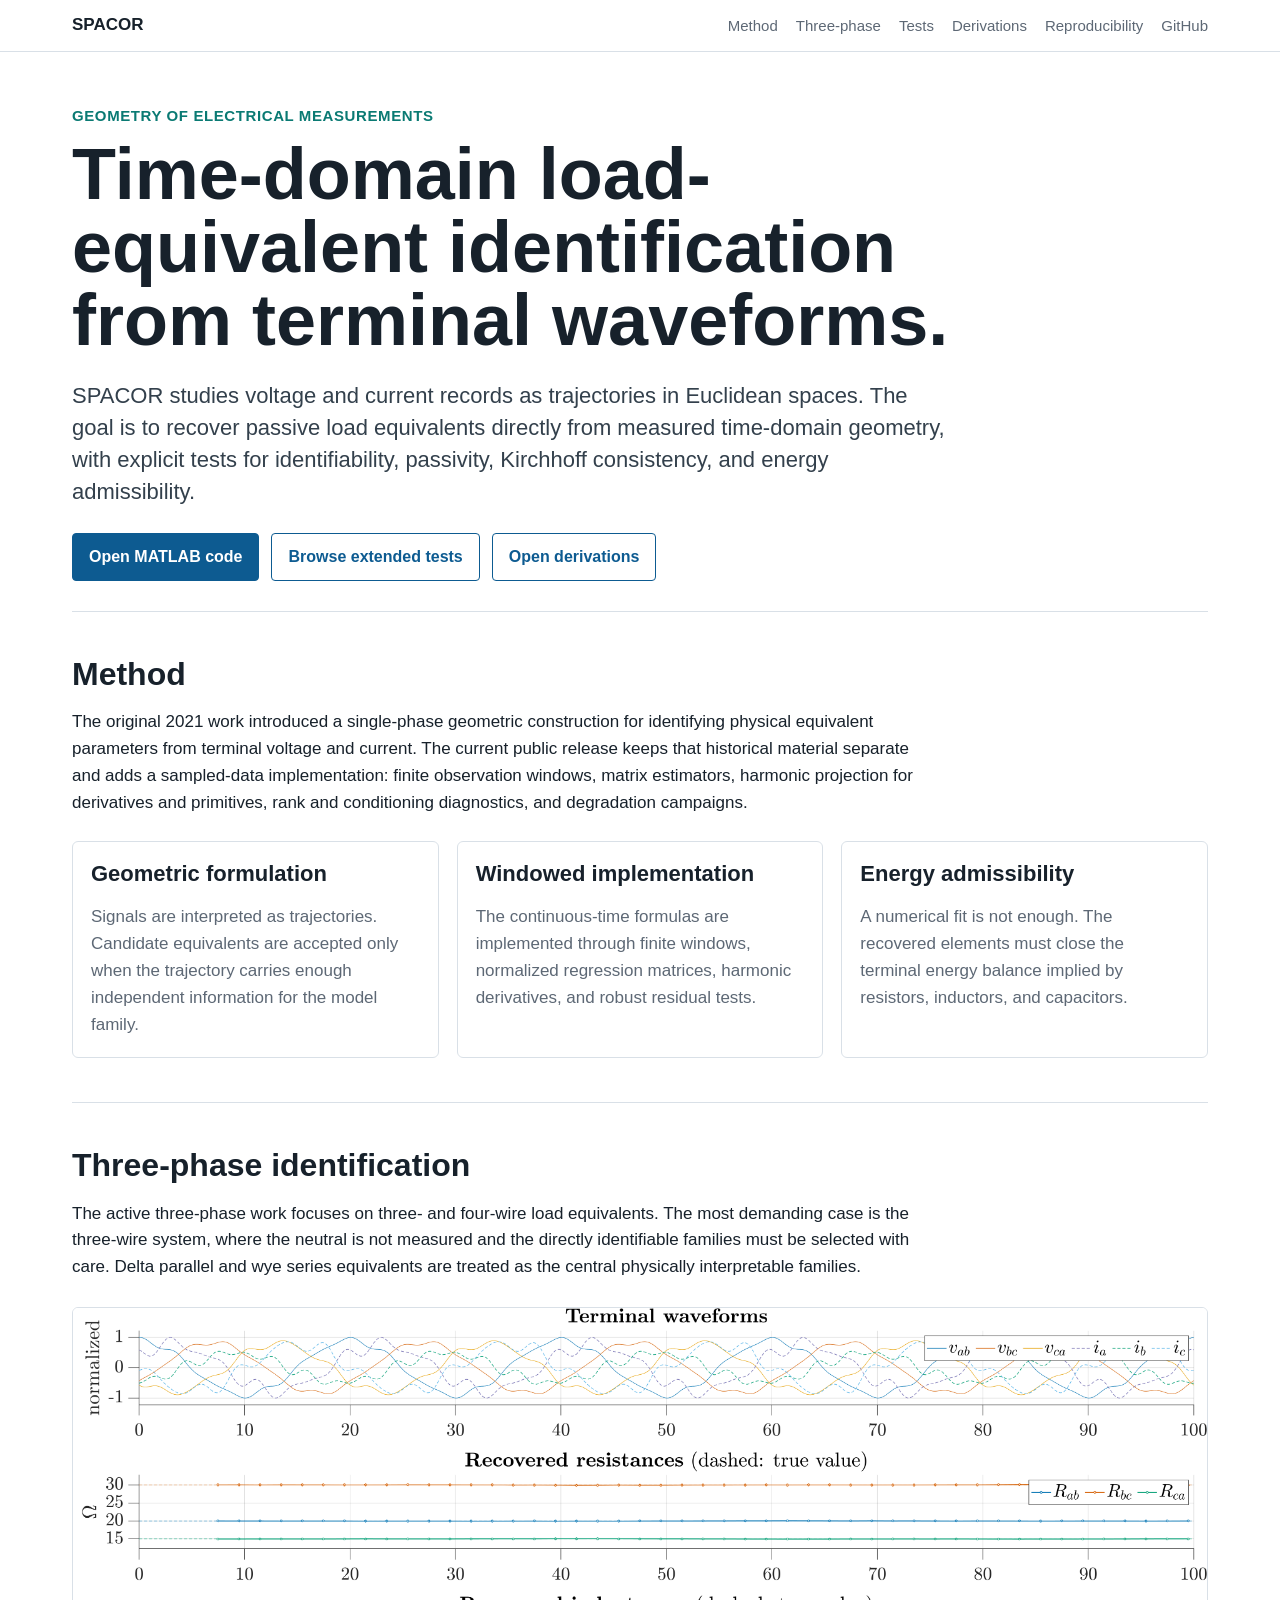
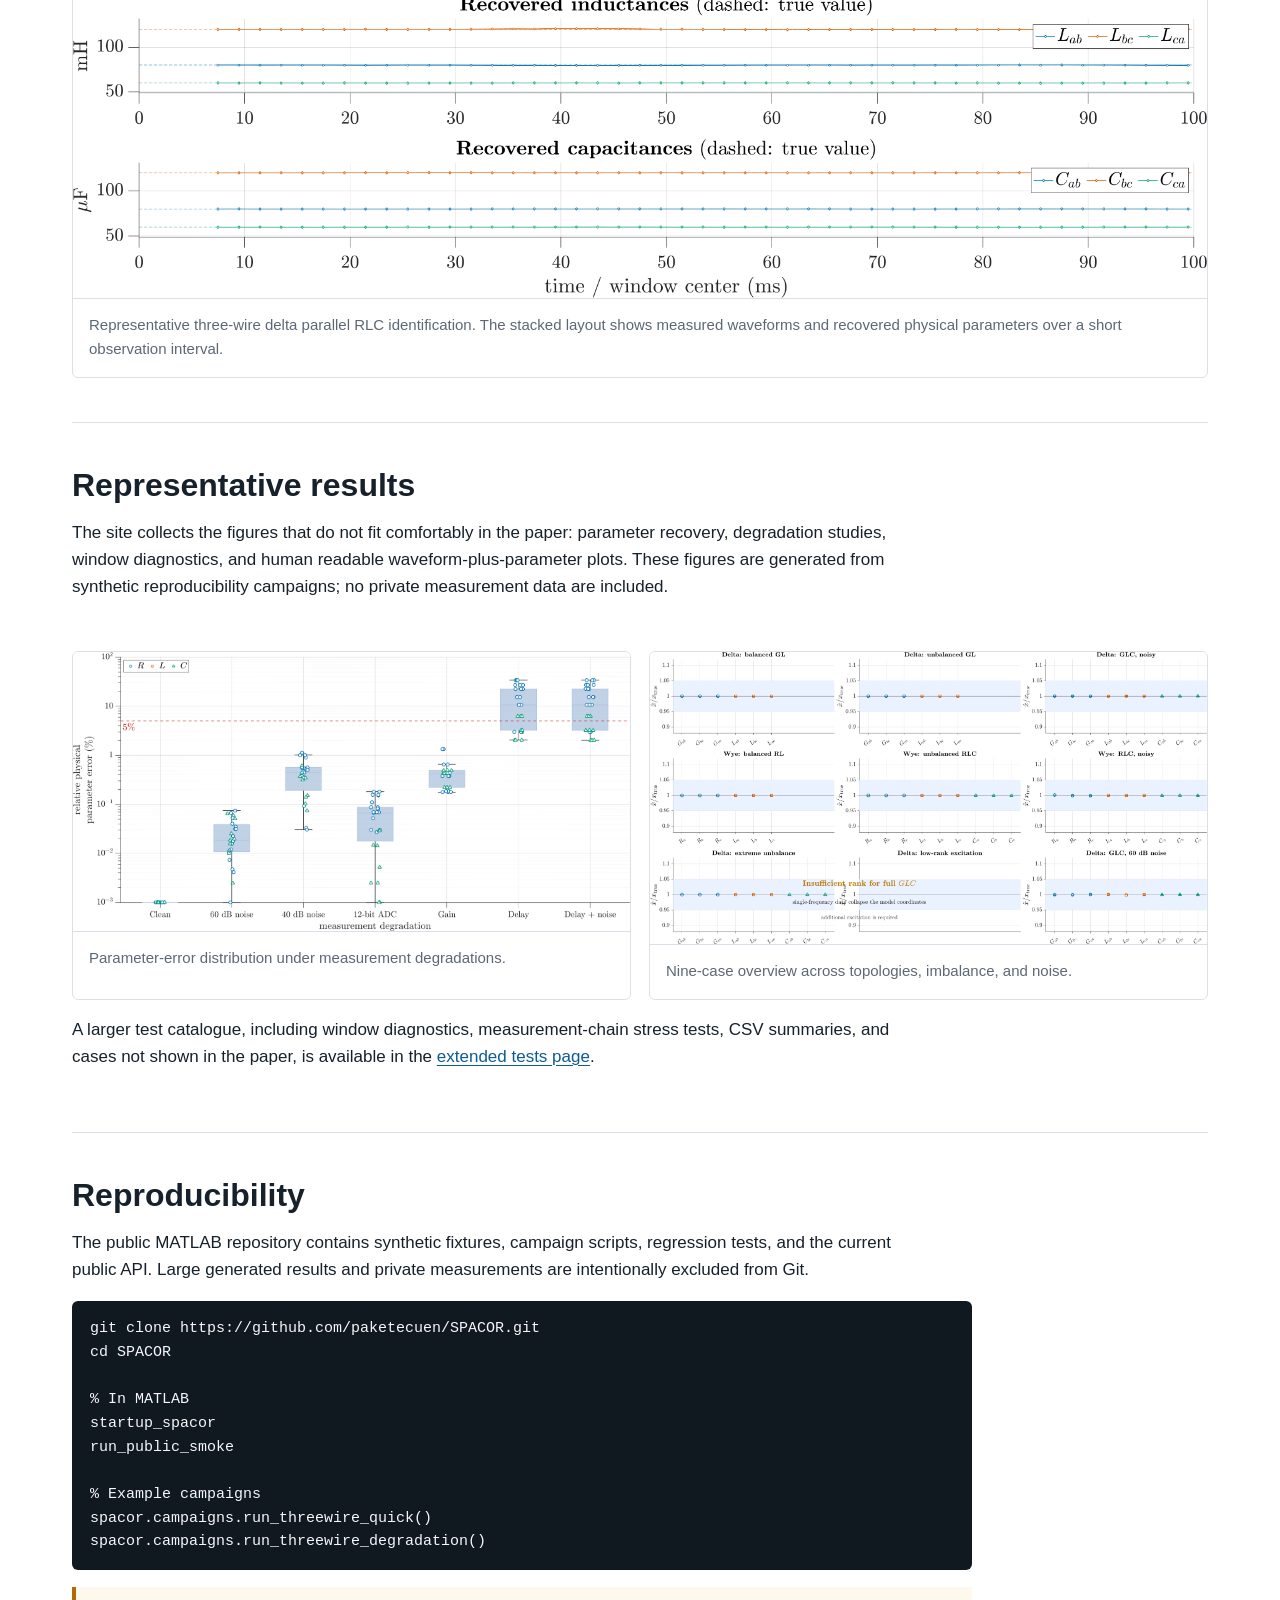
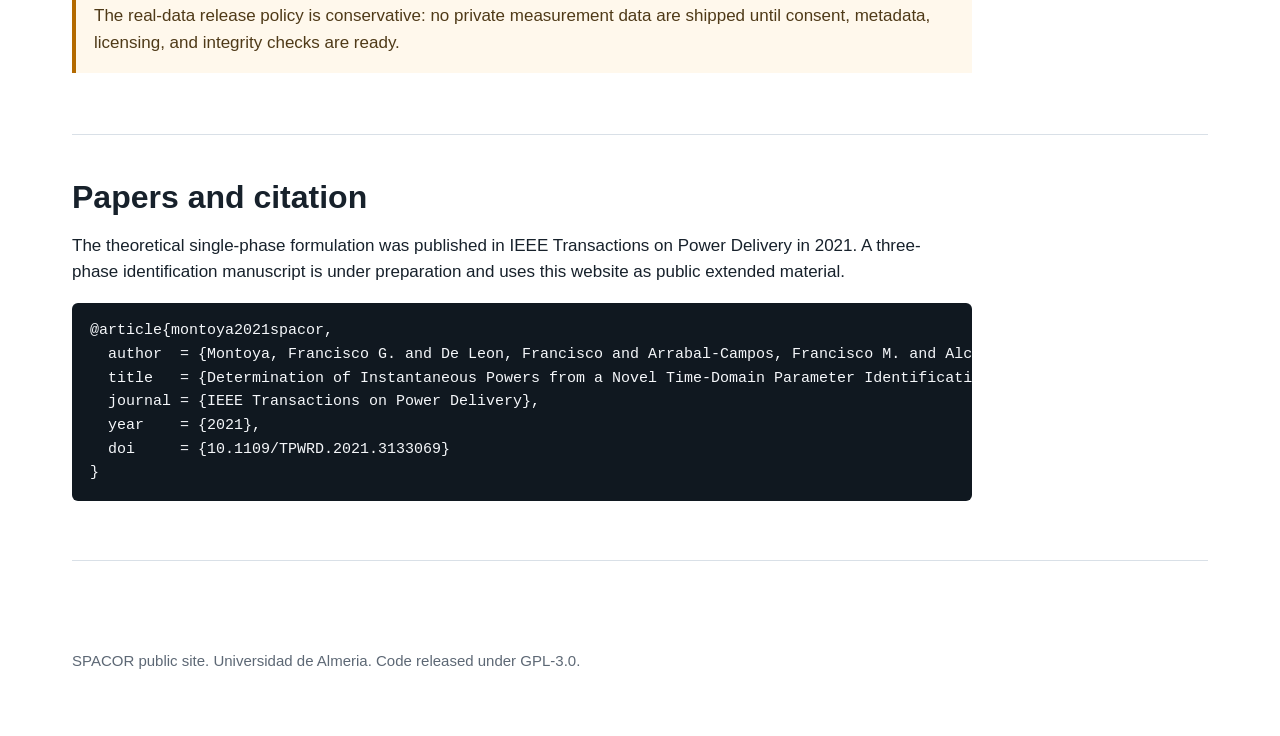
<file: website/index.html>
<!doctype html>
<html lang="en">
<head>
  <meta charset="utf-8">
  <meta name="viewport" content="width=device-width, initial-scale=1">
  <title>SPACOR | Geometric Time-Domain Load Identification</title>
  <meta name="description" content="Public reproducibility site for SPACOR: geometric time-domain identification of electrical load equivalents from terminal measurements.">
  <link rel="stylesheet" href="assets/css/site.css">
</head>
<body>
  <header class="topbar">
    <nav class="nav" aria-label="Main navigation">
      <a class="brand" href="index.html">SPACOR</a>
      <div class="links">
        <a href="#method">Method</a>
        <a href="#three-phase">Three-phase</a>
        <a href="tests.html">Tests</a>
        <a href="extended.html">Derivations</a>
        <a href="#reproducibility">Reproducibility</a>
        <a href="https://github.com/paketecuen/SPACOR">GitHub</a>
      </div>
    </nav>
  </header>

  <main>
    <section class="intro">
      <p class="eyebrow">Geometry of electrical measurements</p>
      <h1>Time-domain load-equivalent identification from terminal waveforms.</h1>
      <p class="lead">
        SPACOR studies voltage and current records as trajectories in Euclidean
        spaces. The goal is to recover passive load equivalents directly from
        measured time-domain geometry, with explicit tests for identifiability,
        passivity, Kirchhoff consistency, and energy admissibility.
      </p>
      <div class="actions">
        <a class="button" href="https://github.com/paketecuen/SPACOR">Open MATLAB code</a>
        <a class="button secondary" href="tests.html">Browse extended tests</a>
        <a class="button secondary" href="extended.html">Open derivations</a>
      </div>
    </section>

    <section id="method" class="section">
      <h2>Method</h2>
      <p>
        The original 2021 work introduced a single-phase geometric construction
        for identifying physical equivalent parameters from terminal voltage and
        current. The current public release keeps that historical material
        separate and adds a sampled-data implementation: finite observation
        windows, matrix estimators, harmonic projection for derivatives and
        primitives, rank and conditioning diagnostics, and degradation campaigns.
      </p>
      <div class="grid">
        <article class="panel">
          <h3>Geometric formulation</h3>
          <p>
            Signals are interpreted as trajectories. Candidate equivalents are
            accepted only when the trajectory carries enough independent
            information for the model family.
          </p>
        </article>
        <article class="panel">
          <h3>Windowed implementation</h3>
          <p>
            The continuous-time formulas are implemented through finite windows,
            normalized regression matrices, harmonic derivatives, and robust
            residual tests.
          </p>
        </article>
        <article class="panel">
          <h3>Energy admissibility</h3>
          <p>
            A numerical fit is not enough. The recovered elements must close the
            terminal energy balance implied by resistors, inductors, and
            capacitors.
          </p>
        </article>
      </div>
    </section>

    <section id="three-phase" class="section">
      <h2>Three-phase identification</h2>
      <p>
        The active three-phase work focuses on three- and four-wire load
        equivalents. The most demanding case is the three-wire system, where the
        neutral is not measured and the directly identifiable families must be
        selected with care. Delta parallel and wye series equivalents are treated
        as the central physically interpretable families.
      </p>
      <figure class="figure-block">
        <img src="assets/figures/fig_paper1_delta_glc_physical_parameters_4x1.png" alt="Four stacked panels showing voltage, current, recovered parameters, and diagnostics for a delta RLC three-wire case.">
        <figcaption>
          Representative three-wire delta parallel RLC identification. The
          stacked layout shows measured waveforms and recovered physical
          parameters over a short observation interval.
        </figcaption>
      </figure>
    </section>

    <section id="figures" class="section">
      <h2>Representative results</h2>
      <p>
        The site collects the figures that do not fit comfortably in the paper:
        parameter recovery, degradation studies, window diagnostics, and human
        readable waveform-plus-parameter plots. These figures are generated from
        synthetic reproducibility campaigns; no private measurement data are
        included.
      </p>
      <div class="figure-grid">
        <figure class="figure-block">
          <img src="assets/figures/fig_paper1_degradation_error_boxes.png" alt="Box plot of parameter error under measurement degradations.">
          <figcaption>Parameter-error distribution under measurement degradations.</figcaption>
        </figure>
        <figure class="figure-block">
          <img src="assets/figures/fig_paper1_nine_case_summary.png" alt="Summary of nine synthetic identification cases.">
          <figcaption>Nine-case overview across topologies, imbalance, and noise.</figcaption>
        </figure>
      </div>
      <p>
        A larger test catalogue, including window diagnostics, measurement-chain
        stress tests, CSV summaries, and cases not shown in the paper, is
        available in the <a href="tests.html">extended tests page</a>.
      </p>
    </section>

    <section id="reproducibility" class="section">
      <h2>Reproducibility</h2>
      <p>
        The public MATLAB repository contains synthetic fixtures, campaign
        scripts, regression tests, and the current public API. Large generated
        results and private measurements are intentionally excluded from Git.
      </p>
      <pre class="code"><code>git clone https://github.com/paketecuen/SPACOR.git
cd SPACOR

% In MATLAB
startup_spacor
run_public_smoke

% Example campaigns
spacor.campaigns.run_threewire_quick()
spacor.campaigns.run_threewire_degradation()</code></pre>
      <p class="note">
        The real-data release policy is conservative: no private measurement
        data are shipped until consent, metadata, licensing, and integrity
        checks are ready.
      </p>
    </section>

    <section id="papers" class="section">
      <h2>Papers and citation</h2>
      <p>
        The theoretical single-phase formulation was published in IEEE
        Transactions on Power Delivery in 2021. A three-phase identification
        manuscript is under preparation and uses this website as public extended
        material.
      </p>
      <pre class="code"><code>@article{montoya2021spacor,
  author  = {Montoya, Francisco G. and De Leon, Francisco and Arrabal-Campos, Francisco M. and Alcayde, Alfredo},
  title   = {Determination of Instantaneous Powers from a Novel Time-Domain Parameter Identification Method of Non-Linear Single-Phase Circuits},
  journal = {IEEE Transactions on Power Delivery},
  year    = {2021},
  doi     = {10.1109/TPWRD.2021.3133069}
}</code></pre>
    </section>
  </main>

  <footer class="footer">
    SPACOR public site. Universidad de Almeria. Code released under GPL-3.0.
  </footer>
</body>
</html>
</file>
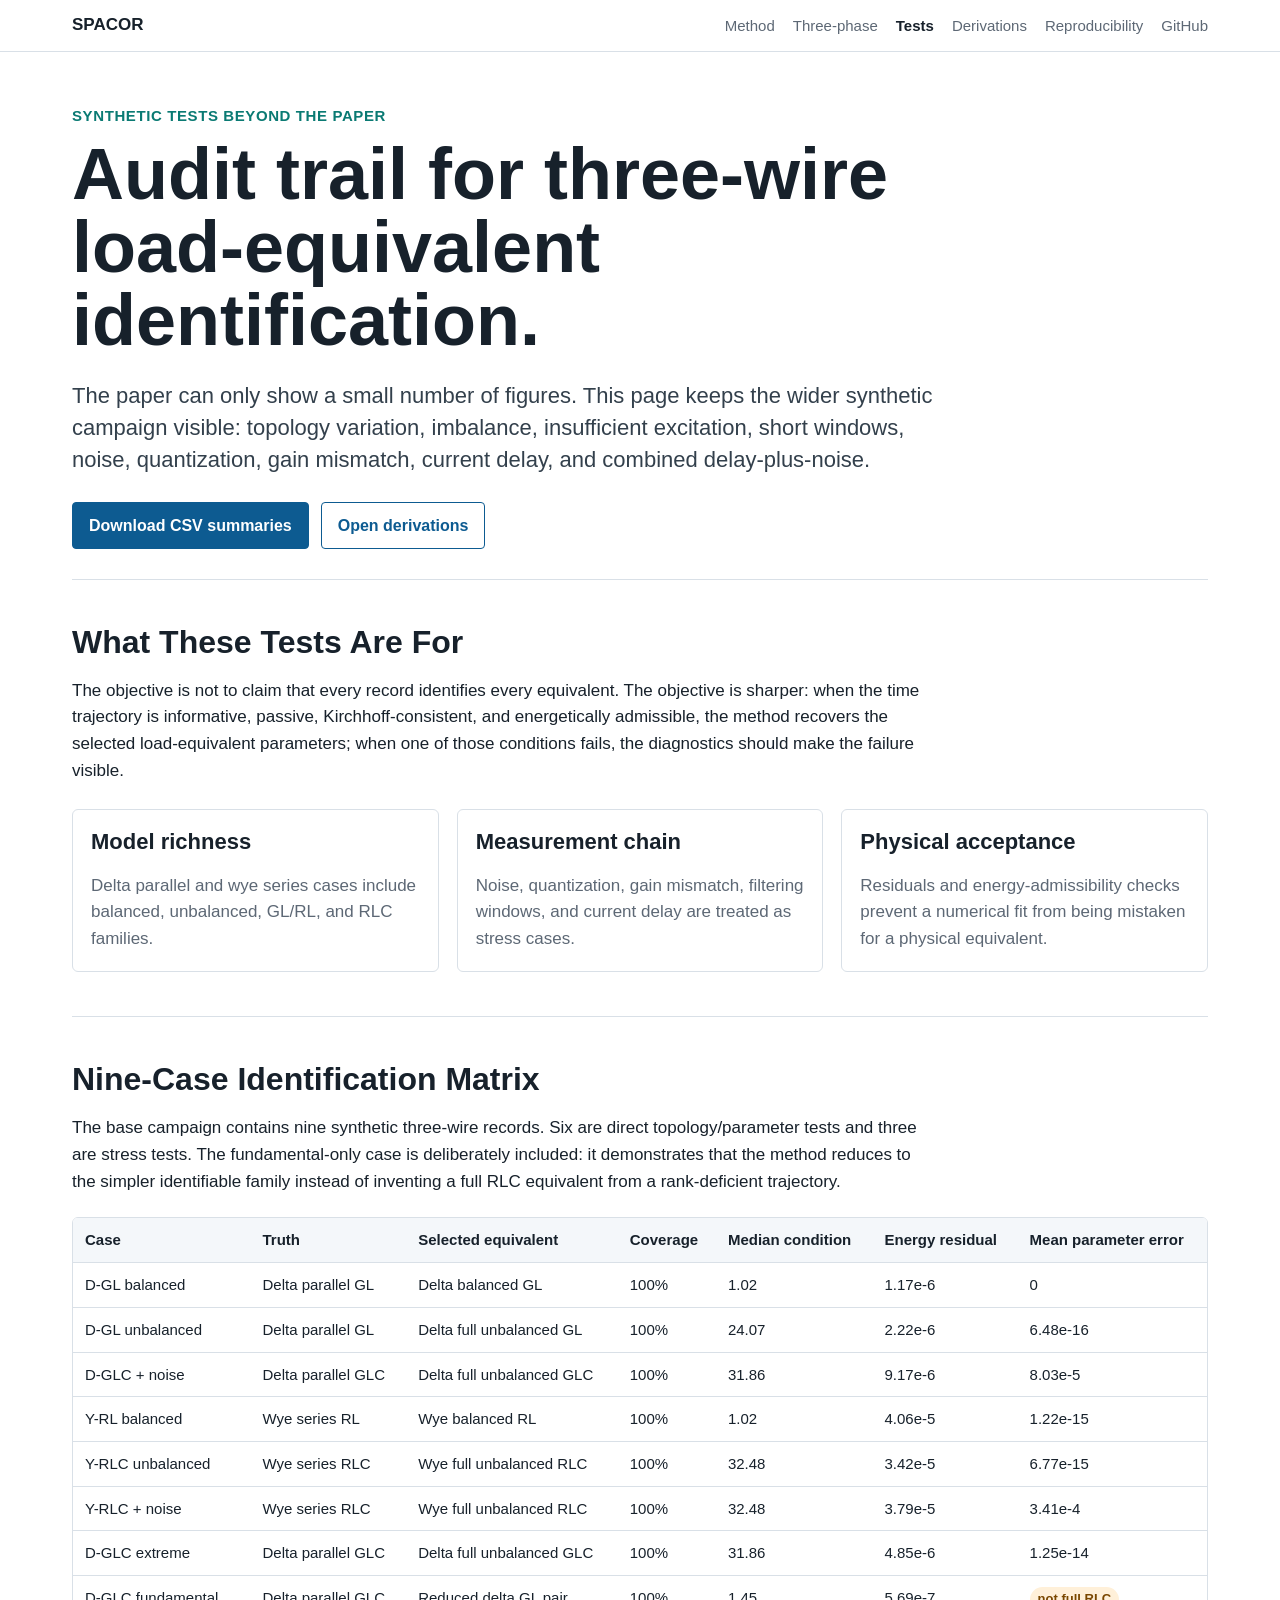
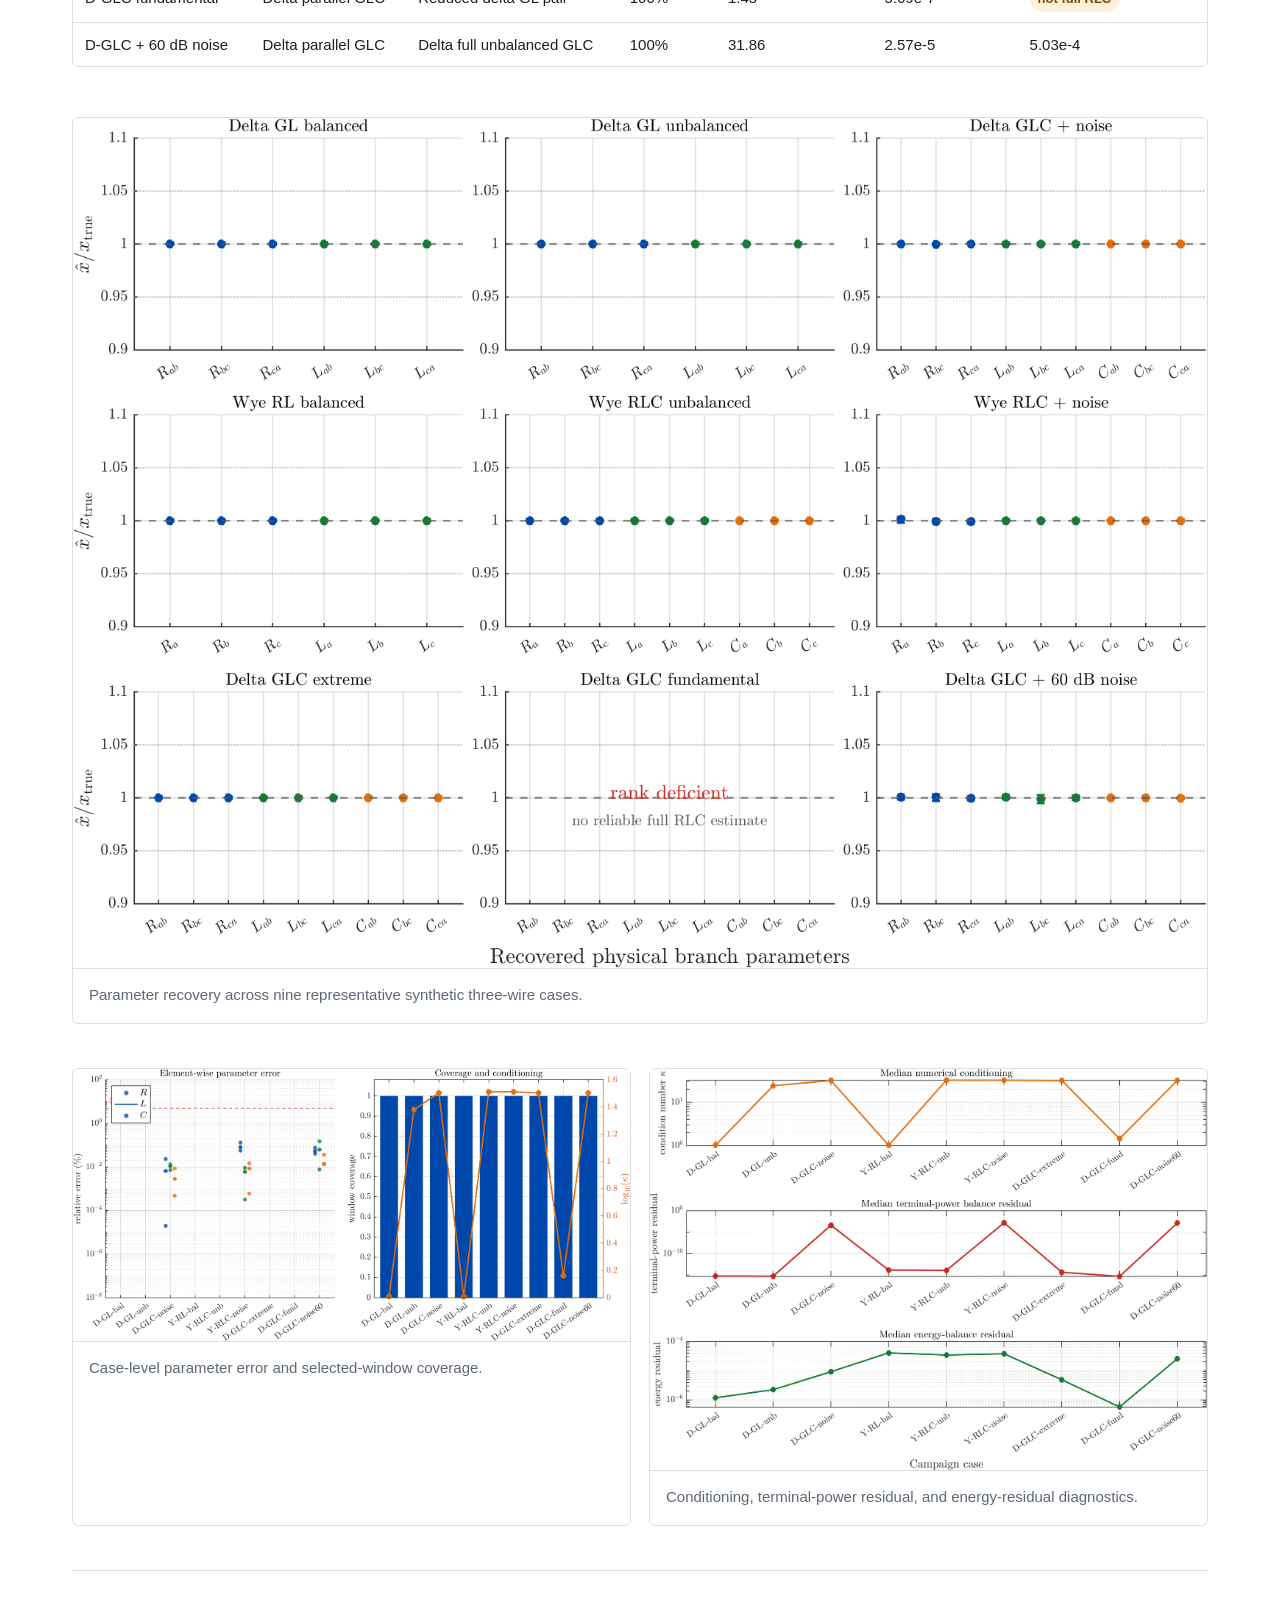
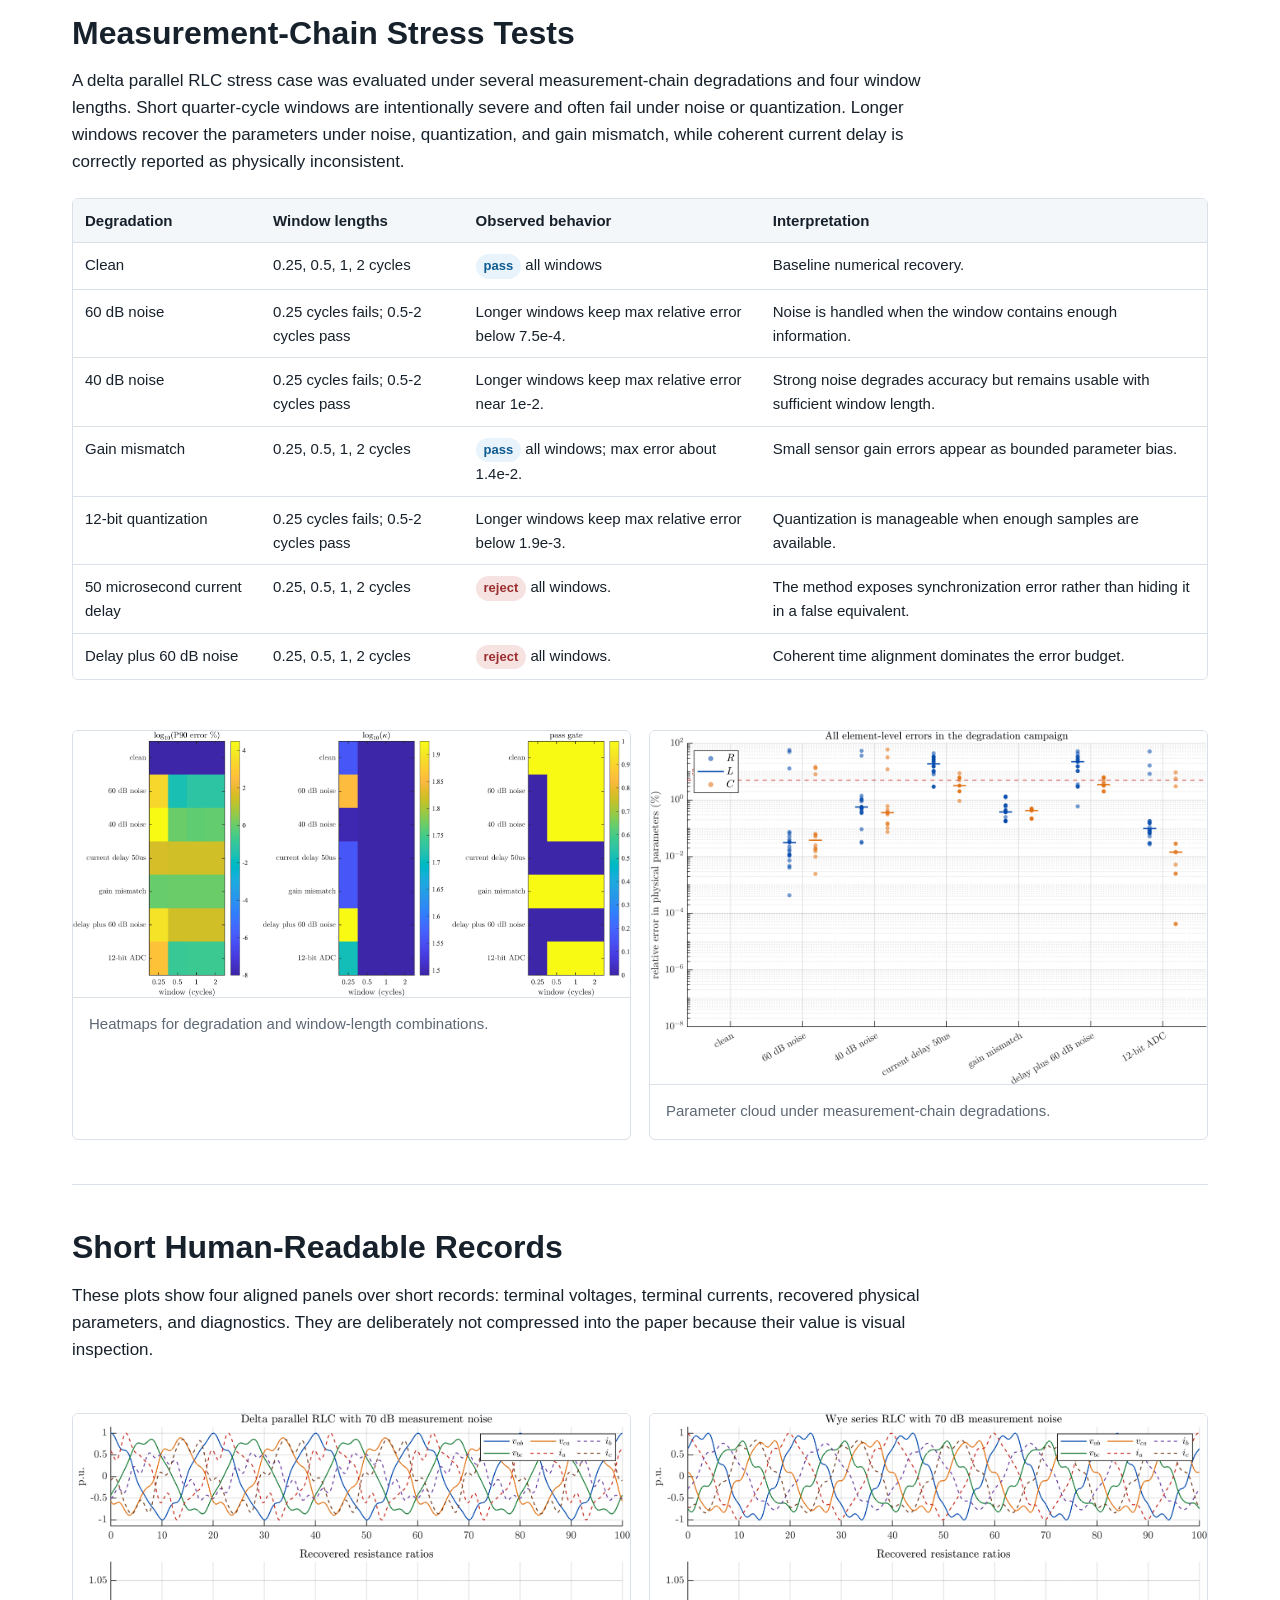
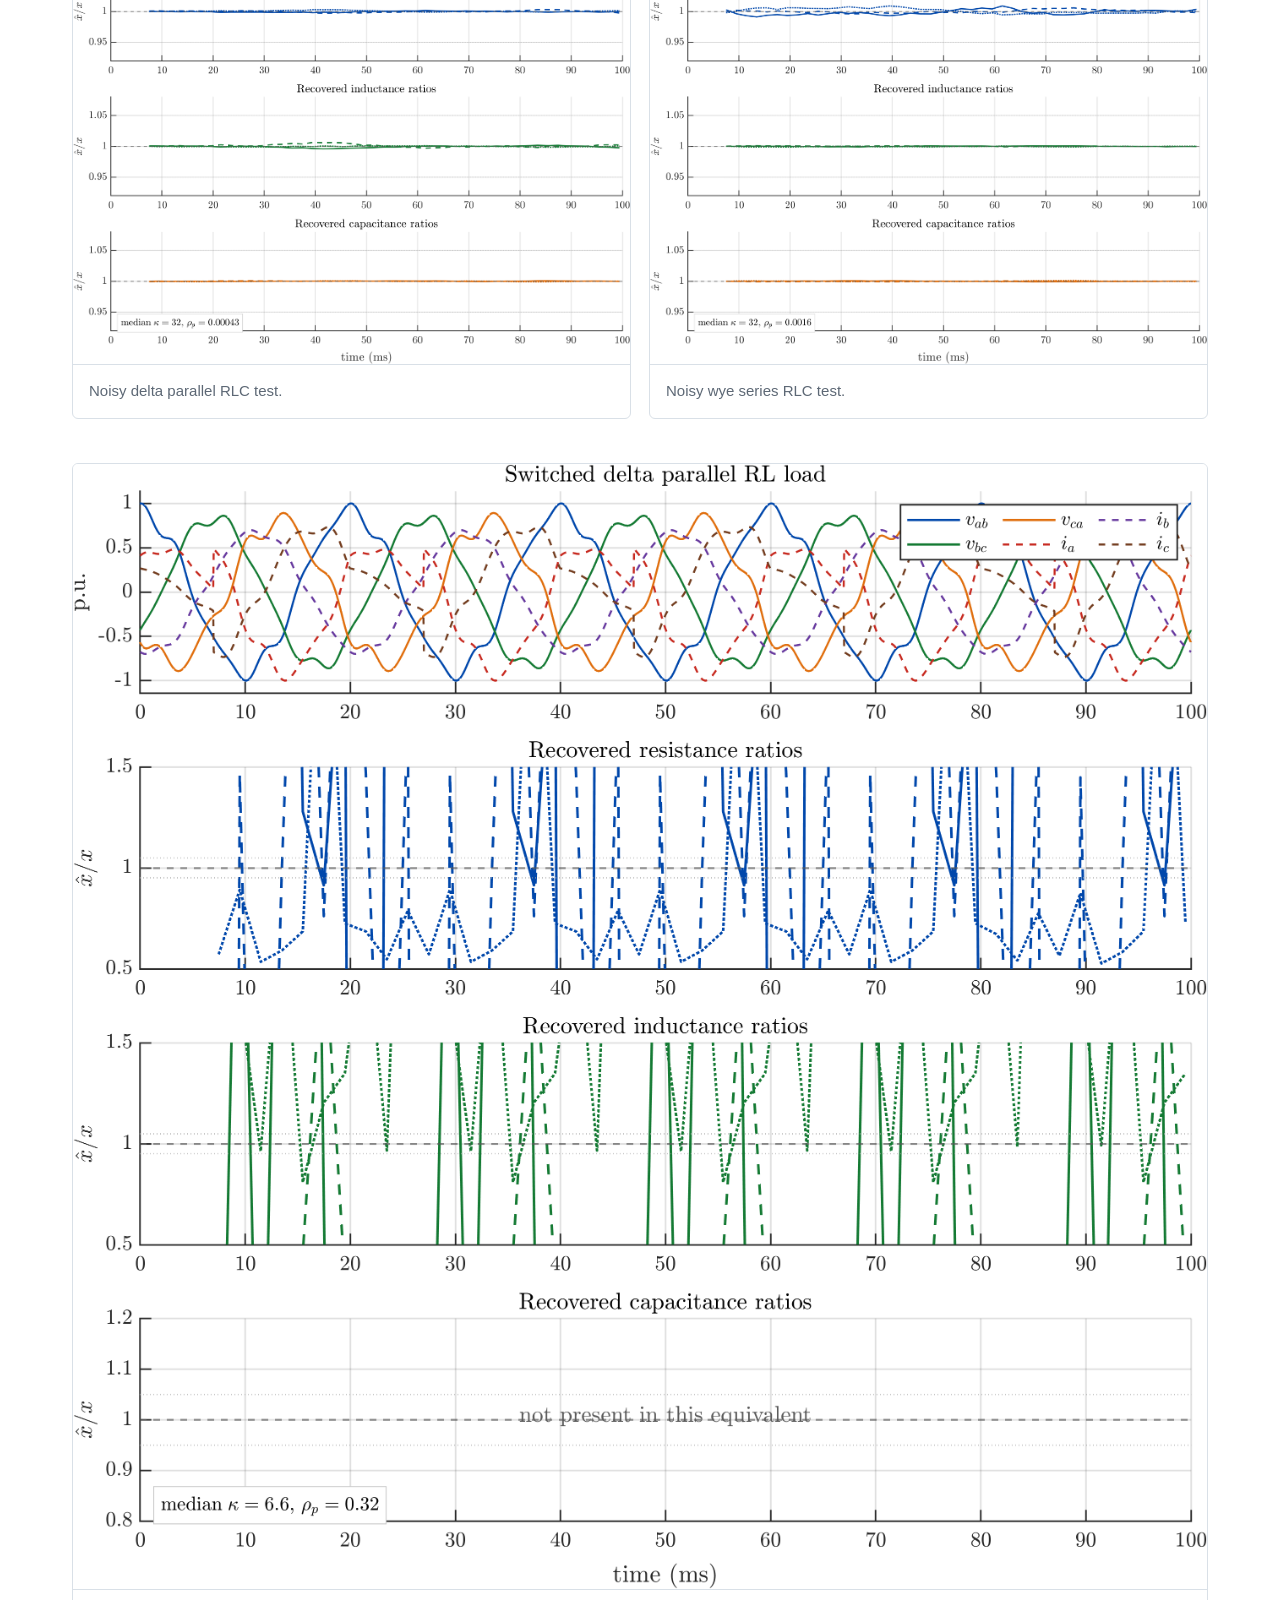
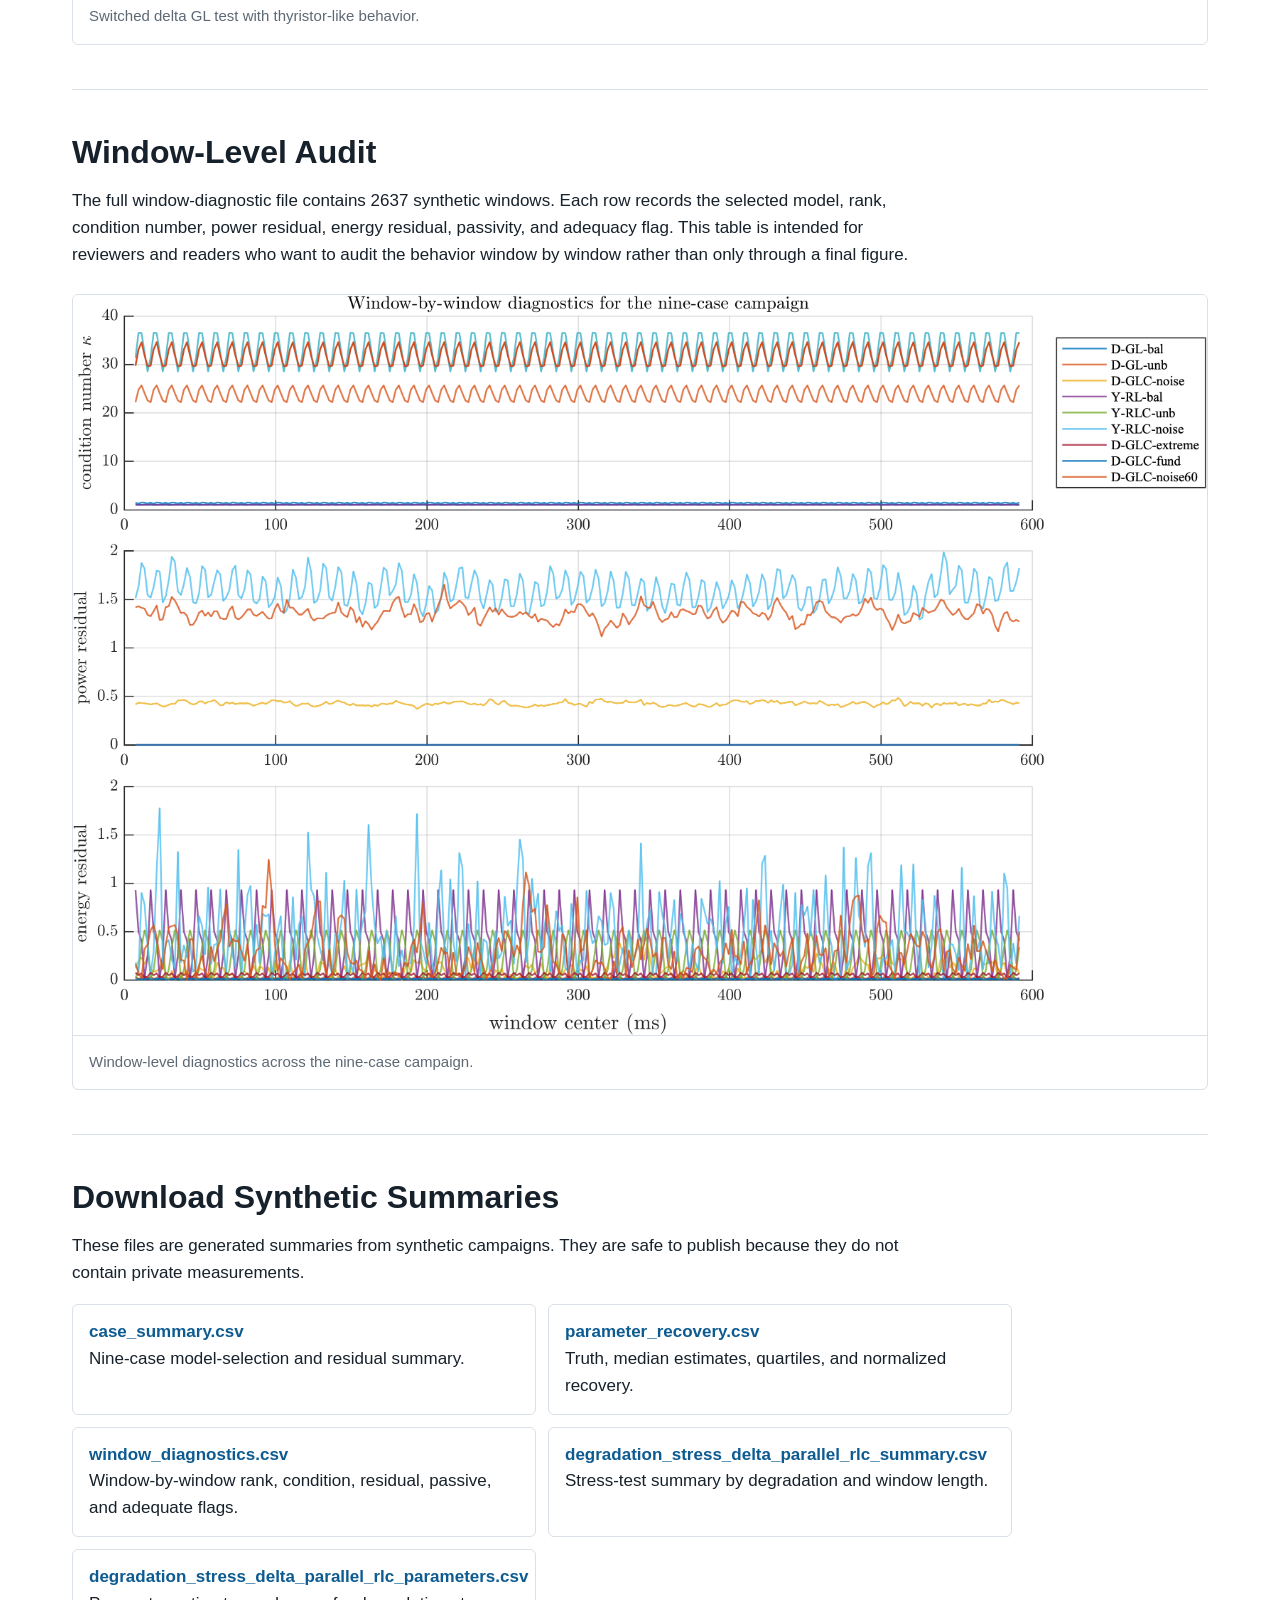
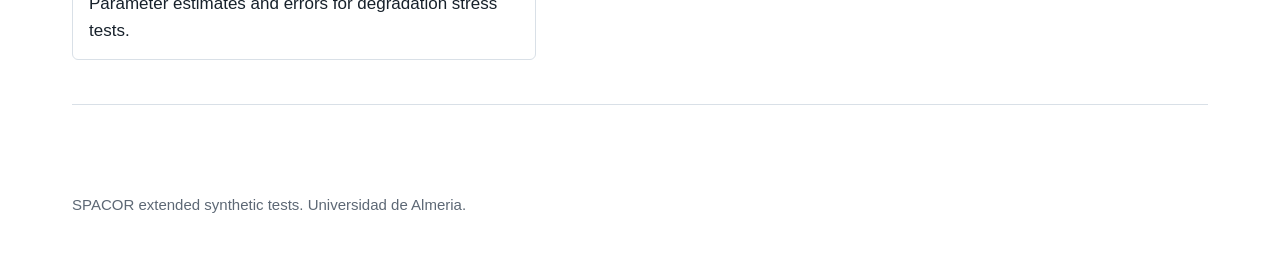
<file: website/tests.html>
<!doctype html>
<html lang="en">
<head>
  <meta charset="utf-8">
  <meta name="viewport" content="width=device-width, initial-scale=1">
  <title>SPACOR Extended Tests</title>
  <meta name="description" content="Extended synthetic tests for SPACOR three-wire time-domain load-equivalent identification.">
  <link rel="stylesheet" href="assets/css/site.css">
</head>
<body>
  <header class="topbar">
    <nav class="nav" aria-label="Main navigation">
      <a class="brand" href="index.html">SPACOR</a>
      <div class="links">
        <a href="index.html#method">Method</a>
        <a href="index.html#three-phase">Three-phase</a>
        <a href="tests.html" aria-current="page">Tests</a>
        <a href="extended.html">Derivations</a>
        <a href="index.html#reproducibility">Reproducibility</a>
        <a href="https://github.com/paketecuen/SPACOR">GitHub</a>
      </div>
    </nav>
  </header>

  <main>
    <section class="intro">
      <p class="eyebrow">Synthetic tests beyond the paper</p>
      <h1>Audit trail for three-wire load-equivalent identification.</h1>
      <p class="lead">
        The paper can only show a small number of figures. This page keeps the
        wider synthetic campaign visible: topology variation, imbalance,
        insufficient excitation, short windows, noise, quantization, gain
        mismatch, current delay, and combined delay-plus-noise.
      </p>
      <div class="actions">
        <a class="button" href="#downloads">Download CSV summaries</a>
        <a class="button secondary" href="extended.html">Open derivations</a>
      </div>
    </section>

    <section class="section">
      <h2>What These Tests Are For</h2>
      <p>
        The objective is not to claim that every record identifies every
        equivalent. The objective is sharper: when the time trajectory is
        informative, passive, Kirchhoff-consistent, and energetically
        admissible, the method recovers the selected load-equivalent parameters;
        when one of those conditions fails, the diagnostics should make the
        failure visible.
      </p>
      <div class="grid">
        <article class="panel">
          <h3>Model richness</h3>
          <p>Delta parallel and wye series cases include balanced, unbalanced, GL/RL, and RLC families.</p>
        </article>
        <article class="panel">
          <h3>Measurement chain</h3>
          <p>Noise, quantization, gain mismatch, filtering windows, and current delay are treated as stress cases.</p>
        </article>
        <article class="panel">
          <h3>Physical acceptance</h3>
          <p>Residuals and energy-admissibility checks prevent a numerical fit from being mistaken for a physical equivalent.</p>
        </article>
      </div>
    </section>

    <section class="section">
      <h2>Nine-Case Identification Matrix</h2>
      <p>
        The base campaign contains nine synthetic three-wire records. Six are
        direct topology/parameter tests and three are stress tests. The
        fundamental-only case is deliberately included: it demonstrates that the
        method reduces to the simpler identifiable family instead of inventing a
        full RLC equivalent from a rank-deficient trajectory.
      </p>
      <div class="table-wrap">
        <table>
          <thead>
            <tr>
              <th>Case</th>
              <th>Truth</th>
              <th>Selected equivalent</th>
              <th>Coverage</th>
              <th>Median condition</th>
              <th>Energy residual</th>
              <th>Mean parameter error</th>
            </tr>
          </thead>
          <tbody>
            <tr><td>D-GL balanced</td><td>Delta parallel GL</td><td>Delta balanced GL</td><td>100%</td><td>1.02</td><td>1.17e-6</td><td>0</td></tr>
            <tr><td>D-GL unbalanced</td><td>Delta parallel GL</td><td>Delta full unbalanced GL</td><td>100%</td><td>24.07</td><td>2.22e-6</td><td>6.48e-16</td></tr>
            <tr><td>D-GLC + noise</td><td>Delta parallel GLC</td><td>Delta full unbalanced GLC</td><td>100%</td><td>31.86</td><td>9.17e-6</td><td>8.03e-5</td></tr>
            <tr><td>Y-RL balanced</td><td>Wye series RL</td><td>Wye balanced RL</td><td>100%</td><td>1.02</td><td>4.06e-5</td><td>1.22e-15</td></tr>
            <tr><td>Y-RLC unbalanced</td><td>Wye series RLC</td><td>Wye full unbalanced RLC</td><td>100%</td><td>32.48</td><td>3.42e-5</td><td>6.77e-15</td></tr>
            <tr><td>Y-RLC + noise</td><td>Wye series RLC</td><td>Wye full unbalanced RLC</td><td>100%</td><td>32.48</td><td>3.79e-5</td><td>3.41e-4</td></tr>
            <tr><td>D-GLC extreme</td><td>Delta parallel GLC</td><td>Delta full unbalanced GLC</td><td>100%</td><td>31.86</td><td>4.85e-6</td><td>1.25e-14</td></tr>
            <tr><td>D-GLC fundamental</td><td>Delta parallel GLC</td><td>Reduced delta GL pair</td><td>100%</td><td>1.45</td><td>5.69e-7</td><td><span class="tag warn">not full RLC</span></td></tr>
            <tr><td>D-GLC + 60 dB noise</td><td>Delta parallel GLC</td><td>Delta full unbalanced GLC</td><td>100%</td><td>31.86</td><td>2.57e-5</td><td>5.03e-4</td></tr>
          </tbody>
        </table>
      </div>

      <div class="figure-grid">
        <figure class="figure-block wide">
          <img src="assets/figures/fig_supp_case_recovery_9cases.png" alt="Parameter recovery across nine synthetic three-wire cases.">
          <figcaption>Parameter recovery across nine representative synthetic three-wire cases.</figcaption>
        </figure>
        <figure class="figure-block">
          <img src="assets/figures/fig_supp_case_error_and_coverage.png" alt="Case-level error and selected-window coverage.">
          <figcaption>Case-level parameter error and selected-window coverage.</figcaption>
        </figure>
        <figure class="figure-block">
          <img src="assets/figures/fig_supp_case_diagnostic_summary.png" alt="Diagnostic summary across nine cases.">
          <figcaption>Conditioning, terminal-power residual, and energy-residual diagnostics.</figcaption>
        </figure>
      </div>
    </section>

    <section class="section">
      <h2>Measurement-Chain Stress Tests</h2>
      <p>
        A delta parallel RLC stress case was evaluated under several
        measurement-chain degradations and four window lengths. Short
        quarter-cycle windows are intentionally severe and often fail under
        noise or quantization. Longer windows recover the parameters under
        noise, quantization, and gain mismatch, while coherent current delay is
        correctly reported as physically inconsistent.
      </p>
      <div class="table-wrap">
        <table>
          <thead>
            <tr>
              <th>Degradation</th>
              <th>Window lengths</th>
              <th>Observed behavior</th>
              <th>Interpretation</th>
            </tr>
          </thead>
          <tbody>
            <tr><td>Clean</td><td>0.25, 0.5, 1, 2 cycles</td><td><span class="tag">pass</span> all windows</td><td>Baseline numerical recovery.</td></tr>
            <tr><td>60 dB noise</td><td>0.25 cycles fails; 0.5-2 cycles pass</td><td>Longer windows keep max relative error below 7.5e-4.</td><td>Noise is handled when the window contains enough information.</td></tr>
            <tr><td>40 dB noise</td><td>0.25 cycles fails; 0.5-2 cycles pass</td><td>Longer windows keep max relative error near 1e-2.</td><td>Strong noise degrades accuracy but remains usable with sufficient window length.</td></tr>
            <tr><td>Gain mismatch</td><td>0.25, 0.5, 1, 2 cycles</td><td><span class="tag">pass</span> all windows; max error about 1.4e-2.</td><td>Small sensor gain errors appear as bounded parameter bias.</td></tr>
            <tr><td>12-bit quantization</td><td>0.25 cycles fails; 0.5-2 cycles pass</td><td>Longer windows keep max relative error below 1.9e-3.</td><td>Quantization is manageable when enough samples are available.</td></tr>
            <tr><td>50 microsecond current delay</td><td>0.25, 0.5, 1, 2 cycles</td><td><span class="tag stop">reject</span> all windows.</td><td>The method exposes synchronization error rather than hiding it in a false equivalent.</td></tr>
            <tr><td>Delay plus 60 dB noise</td><td>0.25, 0.5, 1, 2 cycles</td><td><span class="tag stop">reject</span> all windows.</td><td>Coherent time alignment dominates the error budget.</td></tr>
          </tbody>
        </table>
      </div>
      <div class="figure-grid">
        <figure class="figure-block">
          <img src="assets/figures/fig_supp_degradation_heatmaps.png" alt="Heatmaps for measurement-chain degradation stress tests.">
          <figcaption>Heatmaps for degradation and window-length combinations.</figcaption>
        </figure>
        <figure class="figure-block">
          <img src="assets/figures/fig_supp_degradation_parameter_cloud.png" alt="Parameter cloud under measurement degradations.">
          <figcaption>Parameter cloud under measurement-chain degradations.</figcaption>
        </figure>
      </div>
    </section>

    <section class="section">
      <h2>Short Human-Readable Records</h2>
      <p>
        These plots show four aligned panels over short records: terminal
        voltages, terminal currents, recovered physical parameters, and
        diagnostics. They are deliberately not compressed into the paper because
        their value is visual inspection.
      </p>
      <div class="figure-grid">
        <figure class="figure-block">
          <img src="assets/figures/fig_supp_human_D_GLC_noise_4x1.png" alt="Noisy delta parallel RLC test.">
          <figcaption>Noisy delta parallel RLC test.</figcaption>
        </figure>
        <figure class="figure-block">
          <img src="assets/figures/fig_supp_human_Y_RLC_noise_4x1.png" alt="Noisy wye series RLC test.">
          <figcaption>Noisy wye series RLC test.</figcaption>
        </figure>
        <figure class="figure-block wide">
          <img src="assets/figures/fig_supp_human_D_GL_switch_4x1.png" alt="Switched delta GL test.">
          <figcaption>Switched delta GL test with thyristor-like behavior.</figcaption>
        </figure>
      </div>
    </section>

    <section class="section">
      <h2>Window-Level Audit</h2>
      <p>
        The full window-diagnostic file contains 2637 synthetic windows. Each
        row records the selected model, rank, condition number, power residual,
        energy residual, passivity, and adequacy flag. This table is intended
        for reviewers and readers who want to audit the behavior window by
        window rather than only through a final figure.
      </p>
      <figure class="figure-block">
        <img src="assets/figures/fig_supp_window_diagnostics_9cases.png" alt="Window-level diagnostics across nine cases.">
        <figcaption>Window-level diagnostics across the nine-case campaign.</figcaption>
      </figure>
    </section>

    <section id="downloads" class="section">
      <h2>Download Synthetic Summaries</h2>
      <p>
        These files are generated summaries from synthetic campaigns. They are
        safe to publish because they do not contain private measurements.
      </p>
      <div class="downloads">
        <a class="download" href="assets/data/case_summary.csv"><strong>case_summary.csv</strong><br>Nine-case model-selection and residual summary.</a>
        <a class="download" href="assets/data/parameter_recovery.csv"><strong>parameter_recovery.csv</strong><br>Truth, median estimates, quartiles, and normalized recovery.</a>
        <a class="download" href="assets/data/window_diagnostics.csv"><strong>window_diagnostics.csv</strong><br>Window-by-window rank, condition, residual, passive, and adequate flags.</a>
        <a class="download" href="assets/data/degradation_stress_delta_parallel_rlc_summary.csv"><strong>degradation_stress_delta_parallel_rlc_summary.csv</strong><br>Stress-test summary by degradation and window length.</a>
        <a class="download" href="assets/data/degradation_stress_delta_parallel_rlc_parameters.csv"><strong>degradation_stress_delta_parallel_rlc_parameters.csv</strong><br>Parameter estimates and errors for degradation stress tests.</a>
      </div>
    </section>
  </main>

  <footer class="footer">
    SPACOR extended synthetic tests. Universidad de Almeria.
  </footer>
</body>
</html>
</file>
<file: website/assets/css/site.css>
:root {
  color-scheme: light;
  --ink: #17212b;
  --muted: #5d6875;
  --line: #d9e0e7;
  --paper: #ffffff;
  --soft: #f4f7fa;
  --blue: #0d5b91;
  --teal: #0a7a73;
  --gold: #b36a00;
  --red: #9b2f2f;
  --max: 1180px;
}

* {
  box-sizing: border-box;
}

html {
  scroll-behavior: smooth;
}

body {
  margin: 0;
  color: var(--ink);
  background: var(--paper);
  font-family: -apple-system, BlinkMacSystemFont, "Segoe UI", Arial, sans-serif;
  font-size: 17px;
  line-height: 1.58;
}

a {
  color: var(--blue);
  text-decoration-thickness: 0.08em;
  text-underline-offset: 0.2em;
}

img {
  max-width: 100%;
  display: block;
}

.topbar {
  border-bottom: 1px solid var(--line);
  background: rgba(255, 255, 255, 0.96);
  position: sticky;
  top: 0;
  z-index: 20;
}

.nav {
  max-width: var(--max);
  margin: 0 auto;
  padding: 12px 22px;
  display: flex;
  align-items: center;
  justify-content: space-between;
  gap: 20px;
}

.brand {
  font-weight: 800;
  color: var(--ink);
  text-decoration: none;
  letter-spacing: 0;
}

.links {
  display: flex;
  gap: 18px;
  flex-wrap: wrap;
  font-size: 15px;
}

.links a {
  color: var(--muted);
  text-decoration: none;
}

.links a:hover {
  color: var(--blue);
}

.links a[aria-current="page"] {
  color: var(--ink);
  font-weight: 750;
}

main {
  max-width: var(--max);
  margin: 0 auto;
  padding: 0 22px 64px;
}

.intro {
  padding: 52px 0 30px;
  border-bottom: 1px solid var(--line);
}

.eyebrow {
  margin: 0 0 10px;
  color: var(--teal);
  font-weight: 700;
  font-size: 15px;
  text-transform: uppercase;
  letter-spacing: 0.04em;
}

h1 {
  max-width: 920px;
  margin: 0;
  font-size: clamp(38px, 6vw, 72px);
  line-height: 1.02;
  letter-spacing: 0;
}

.lead {
  max-width: 880px;
  margin: 22px 0 0;
  color: #33404c;
  font-size: 22px;
  line-height: 1.45;
}

.actions {
  display: flex;
  flex-wrap: wrap;
  gap: 12px;
  margin-top: 26px;
}

.button {
  display: inline-flex;
  align-items: center;
  min-height: 44px;
  padding: 10px 16px;
  border: 1px solid var(--blue);
  color: #ffffff;
  background: var(--blue);
  border-radius: 4px;
  text-decoration: none;
  font-weight: 700;
  font-size: 16px;
}

.button.secondary {
  color: var(--blue);
  background: #ffffff;
}

.section {
  padding: 44px 0;
  border-bottom: 1px solid var(--line);
}

h2 {
  margin: 0 0 14px;
  font-size: 32px;
  line-height: 1.15;
  letter-spacing: 0;
}

h3 {
  margin: 28px 0 8px;
  font-size: 22px;
  line-height: 1.25;
}

p {
  max-width: 860px;
}

.grid {
  display: grid;
  grid-template-columns: repeat(3, minmax(0, 1fr));
  gap: 18px;
  margin-top: 24px;
}

.panel {
  border: 1px solid var(--line);
  border-radius: 6px;
  padding: 18px;
  background: #ffffff;
}

.panel h3 {
  margin-top: 0;
}

.panel p {
  margin-bottom: 0;
  color: var(--muted);
}

.notice {
  max-width: 900px;
  margin: 22px 0 0;
  padding: 16px 18px;
  border: 1px solid var(--line);
  border-left: 4px solid var(--blue);
  border-radius: 6px;
  background: var(--soft);
}

.figure-block {
  margin: 26px 0 0;
  border: 1px solid var(--line);
  border-radius: 6px;
  overflow: hidden;
  background: #ffffff;
}

.figure-block img {
  width: 100%;
  background: #ffffff;
}

figcaption {
  padding: 14px 16px 16px;
  color: var(--muted);
  font-size: 15px;
  border-top: 1px solid var(--line);
}

.figure-grid {
  display: grid;
  grid-template-columns: repeat(2, minmax(0, 1fr));
  gap: 18px;
  margin-top: 24px;
}

.wide {
  grid-column: 1 / -1;
}

.table-wrap {
  max-width: 100%;
  overflow-x: auto;
  margin: 22px 0;
  border: 1px solid var(--line);
  border-radius: 6px;
}

table {
  width: 100%;
  border-collapse: collapse;
  background: #ffffff;
  font-size: 15px;
}

th,
td {
  border-bottom: 1px solid var(--line);
  padding: 10px 12px;
  text-align: left;
  vertical-align: top;
}

th {
  background: var(--soft);
  font-weight: 750;
}

tr:last-child td {
  border-bottom: 0;
}

.tag {
  display: inline-flex;
  align-items: center;
  padding: 2px 8px;
  border-radius: 999px;
  font-size: 13px;
  font-weight: 700;
  background: #e8f3fb;
  color: var(--blue);
}

.tag.warn {
  background: #fff0d9;
  color: #7a4700;
}

.tag.stop {
  background: #f7e2e2;
  color: var(--red);
}

.downloads {
  display: grid;
  grid-template-columns: repeat(2, minmax(0, 1fr));
  gap: 12px;
  max-width: 940px;
}

.download {
  border: 1px solid var(--line);
  border-radius: 6px;
  padding: 14px 16px;
  text-decoration: none;
  color: var(--ink);
  background: #ffffff;
}

.download strong {
  color: var(--blue);
}

.note {
  max-width: 900px;
  padding: 16px 18px;
  border-left: 4px solid var(--gold);
  background: #fff8ec;
  color: #4f3a18;
}

.code {
  max-width: 900px;
  padding: 16px 18px;
  background: #101820;
  color: #f5f7fa;
  border-radius: 6px;
  overflow: auto;
  font-size: 15px;
}

.code code {
  font-family: "SFMono-Regular", Consolas, "Liberation Mono", monospace;
}

details {
  margin: 18px 0 0;
  padding: 14px 16px;
  border: 1px solid var(--line);
  border-radius: 6px;
  background: #ffffff;
}

summary {
  cursor: pointer;
  color: var(--teal);
  font-weight: 750;
}

.formula-scroll {
  overflow-x: auto;
  overflow-y: hidden;
  padding: 8px 0;
}

.formula-scroll mjx-container {
  min-width: max-content;
}

.formula-note {
  margin: 10px 0 0;
  color: var(--muted);
  font-size: 15px;
}

.list {
  max-width: 900px;
  padding-left: 22px;
}

.list li {
  margin: 8px 0;
}

.footer {
  max-width: var(--max);
  margin: 0 auto;
  padding: 24px 22px 46px;
  color: var(--muted);
  font-size: 15px;
}

@media (max-width: 850px) {
  .nav {
    align-items: flex-start;
    flex-direction: column;
  }

  .grid,
  .figure-grid {
    grid-template-columns: 1fr;
  }

  .lead {
    font-size: 19px;
  }
}
</file>
